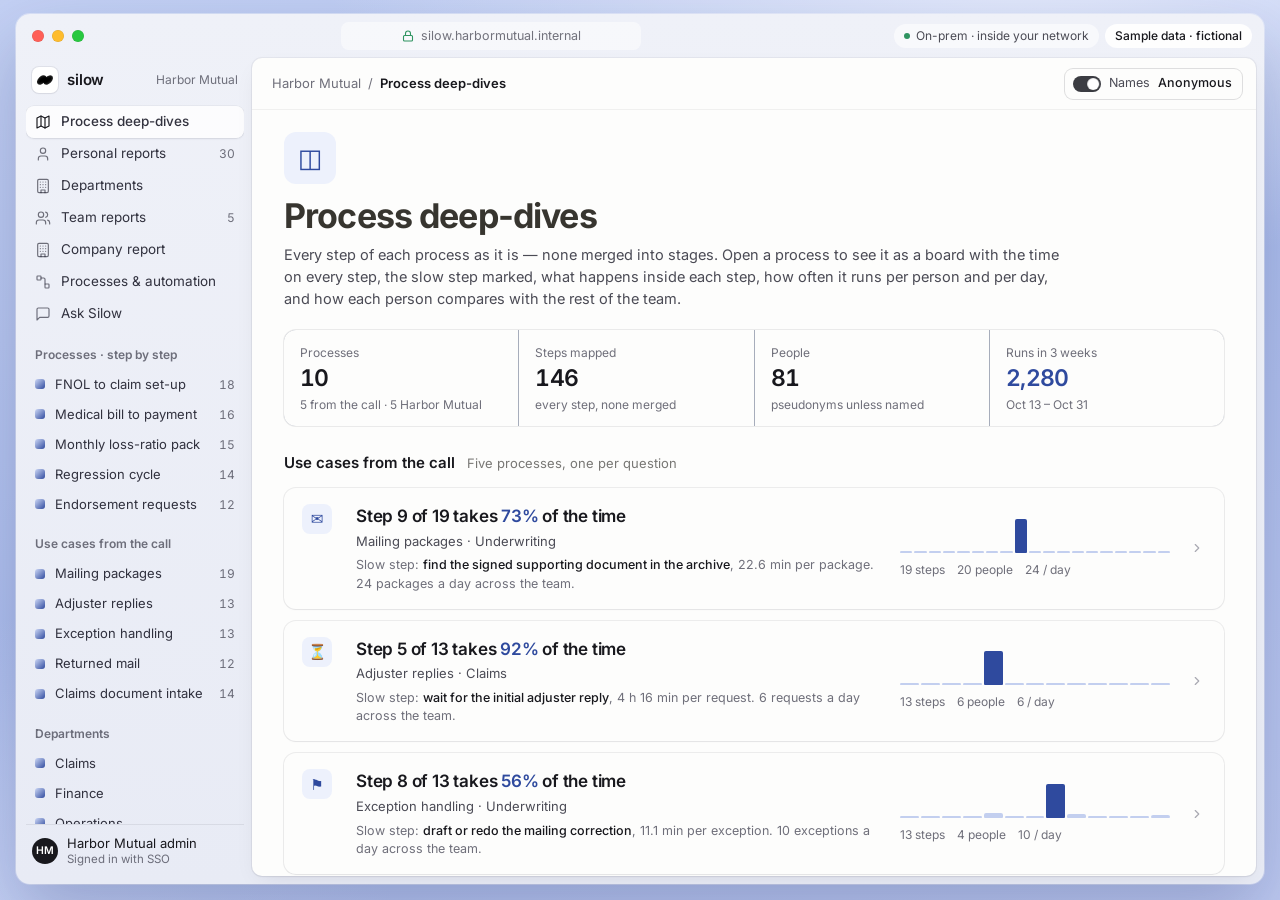
<file: index.html>
<!doctype html><meta charset="utf-8"><meta name="robots" content="noindex, nofollow"><title>Silow — process deep-dives</title><meta http-equiv="refresh" content="0; url=app/#cases"><a href="app/#cases">Open the prototype</a>
</file>
